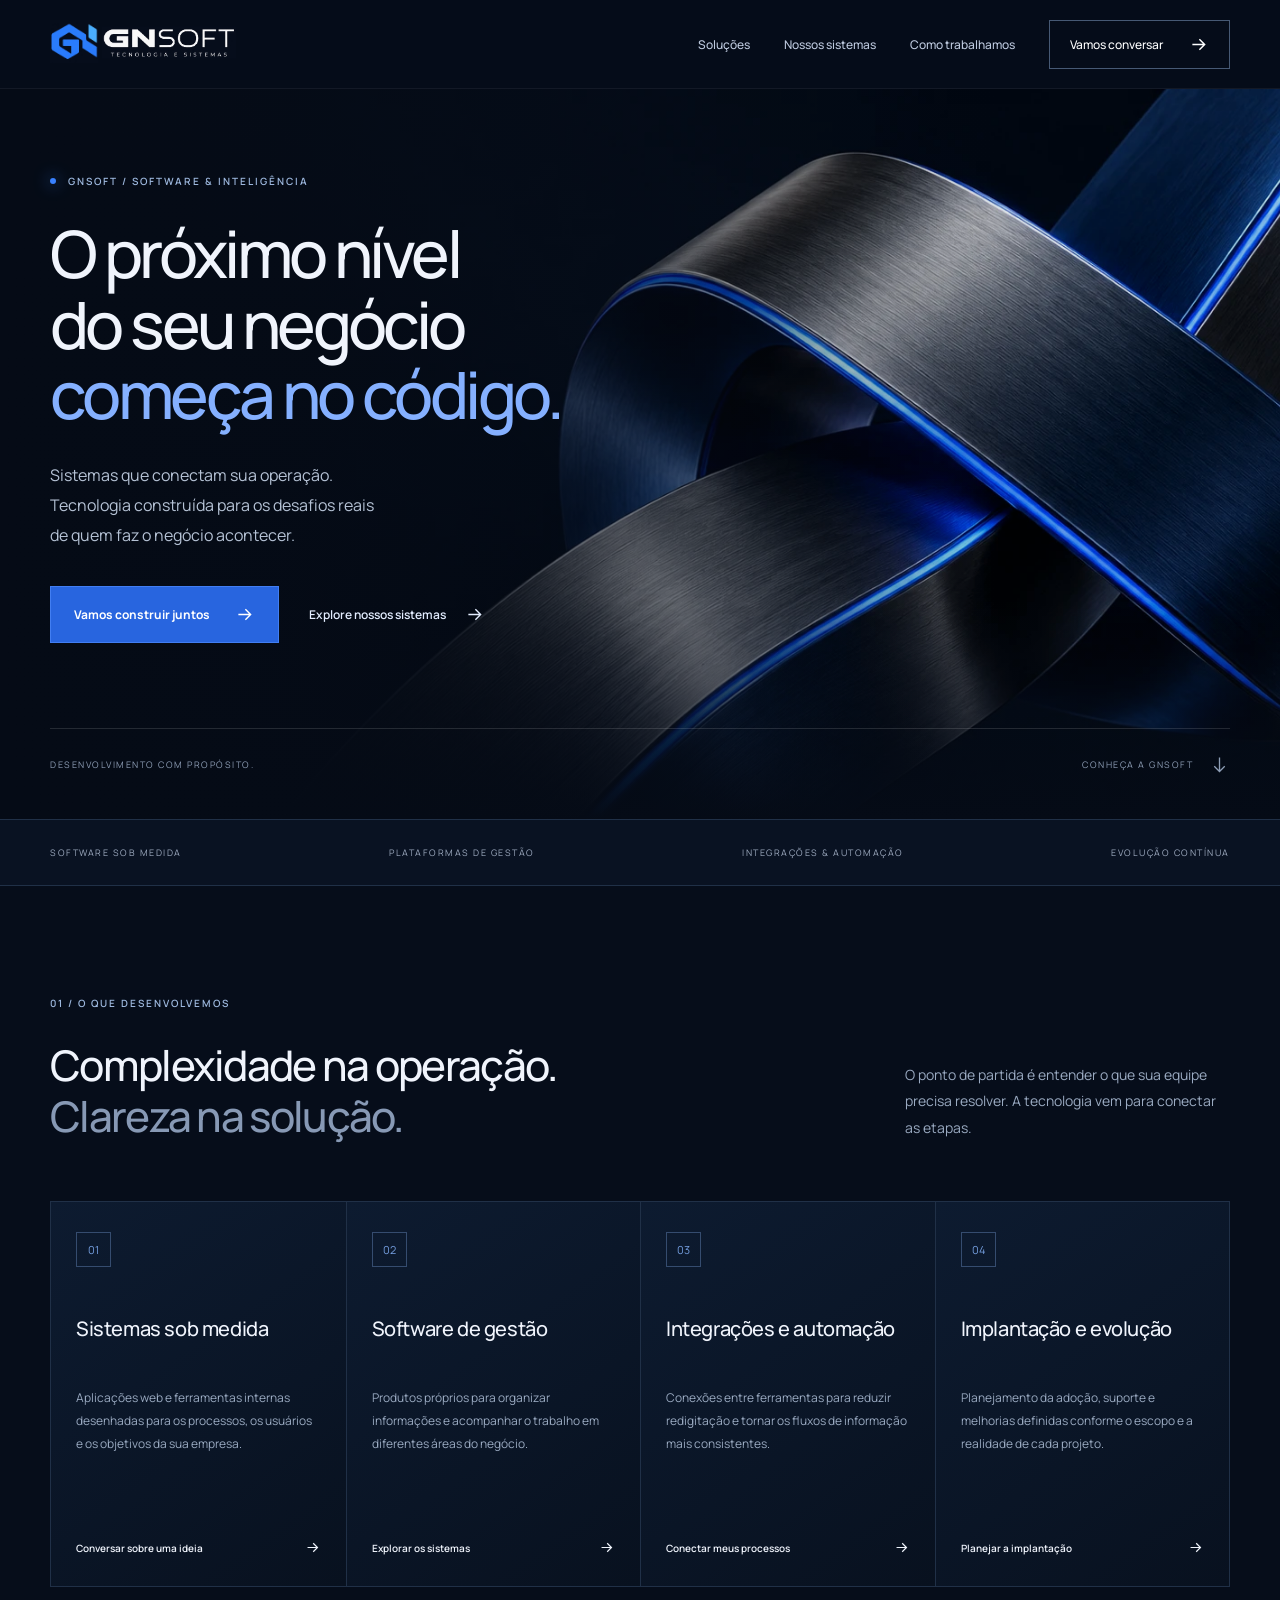
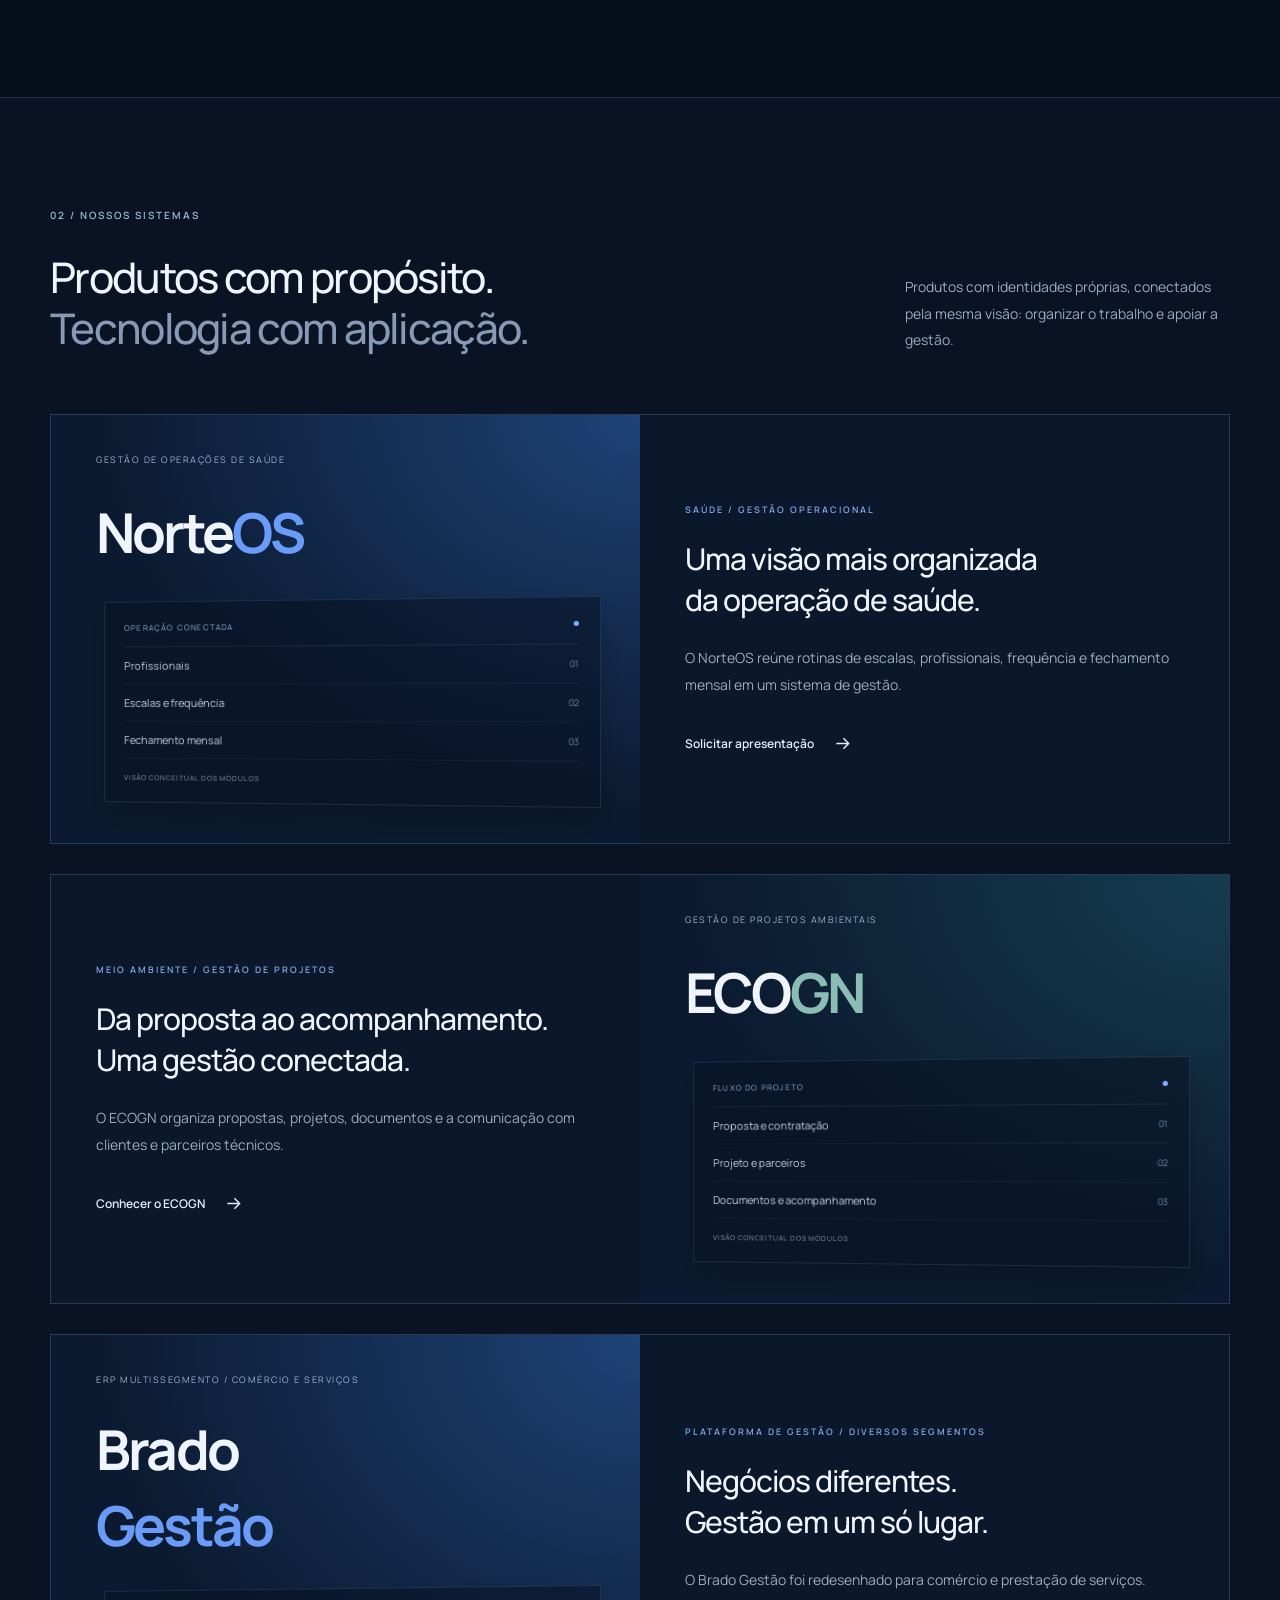
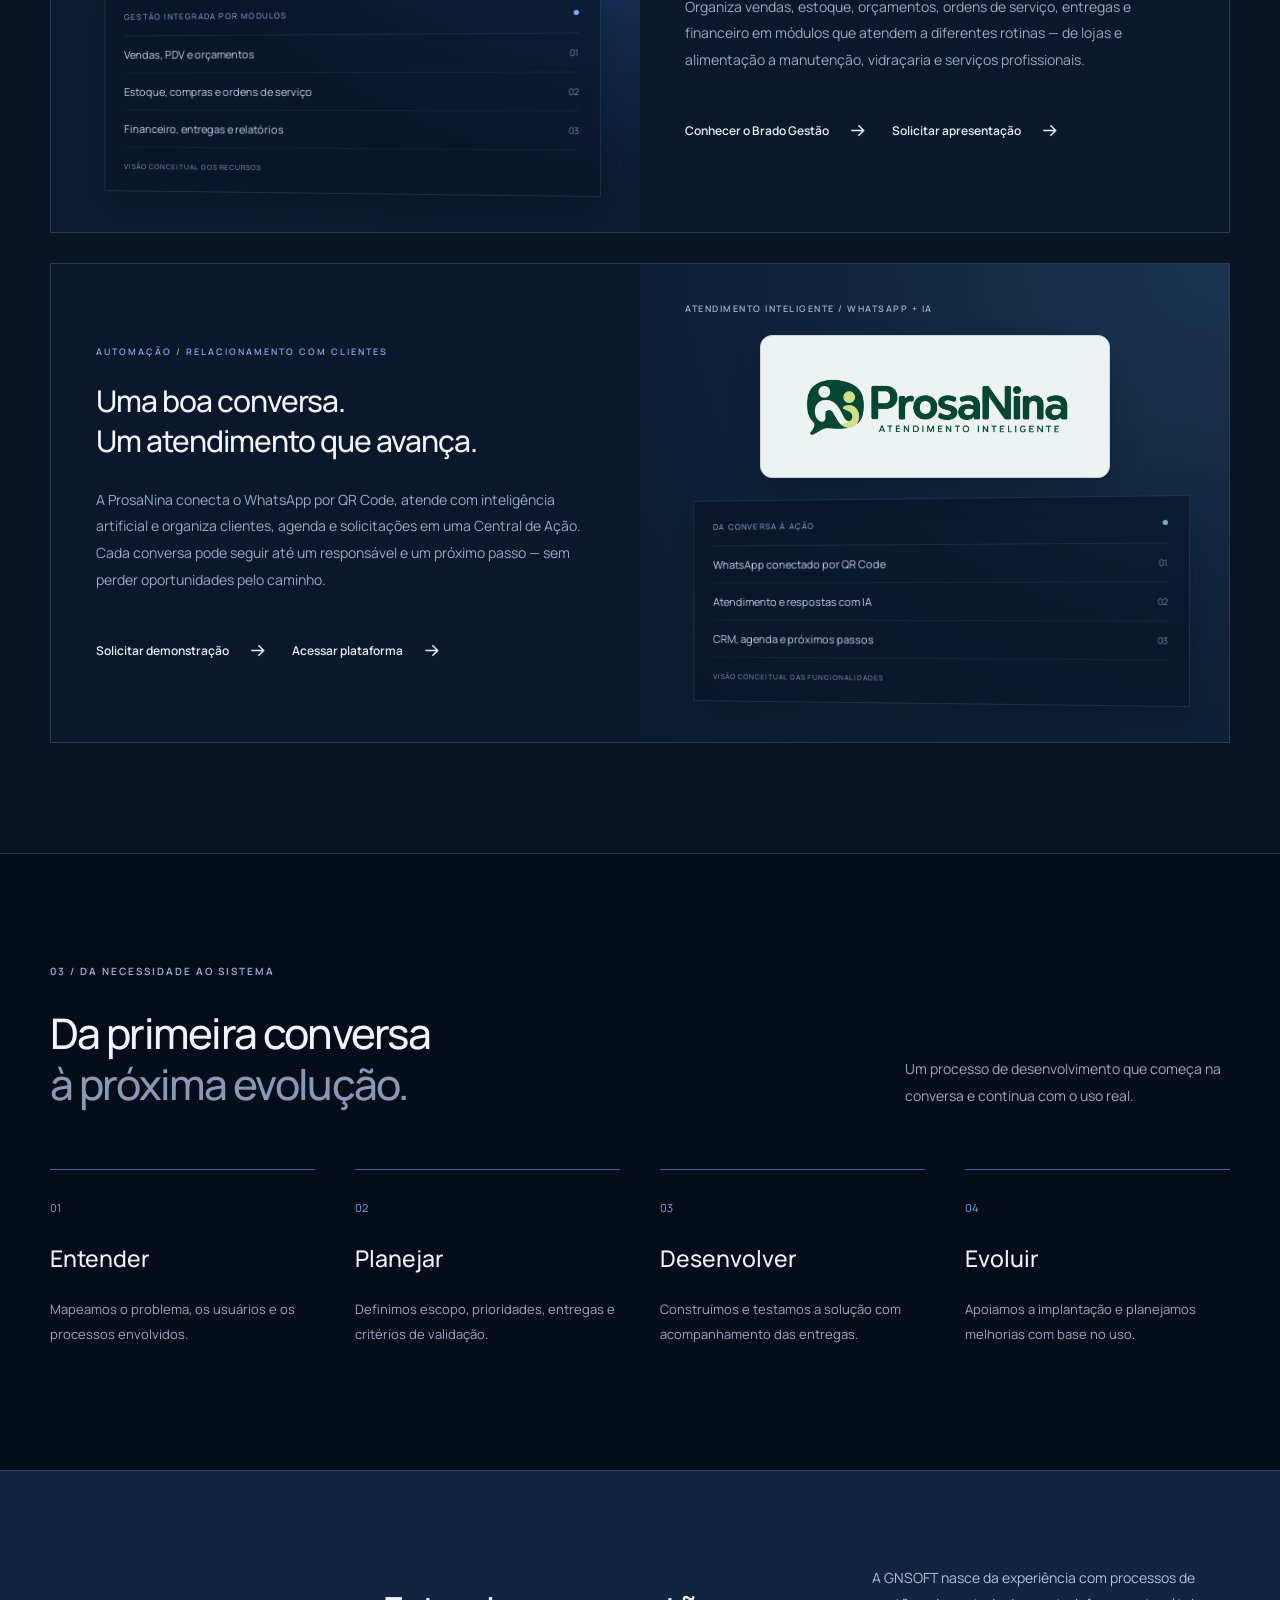
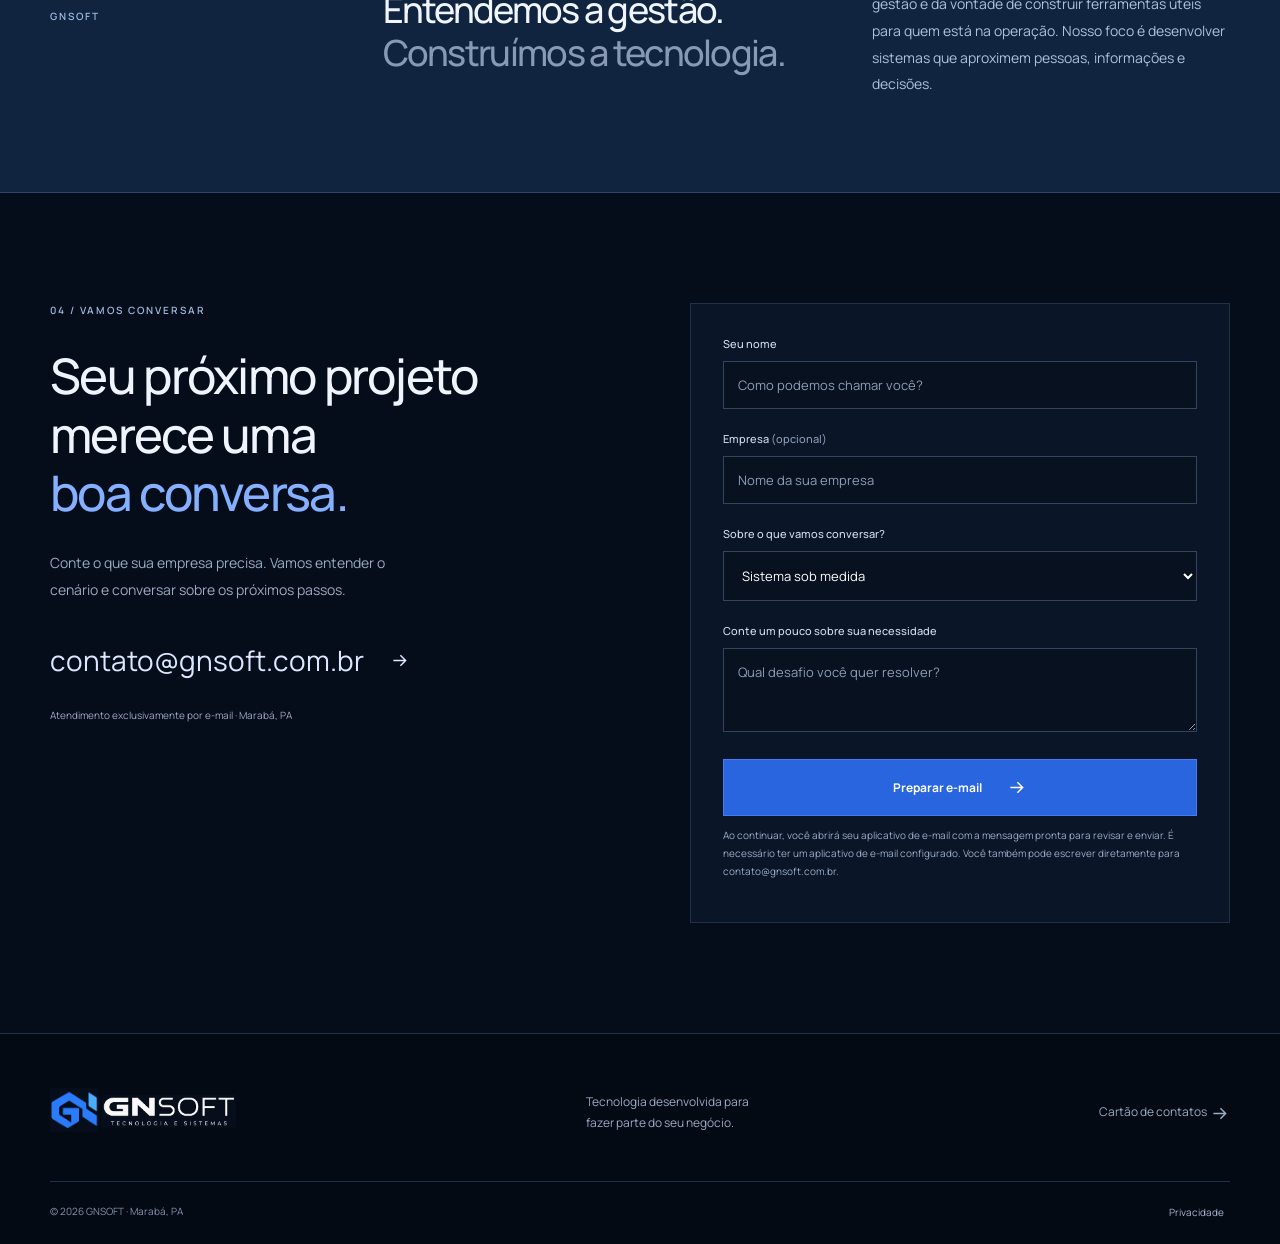
<file: index.html>
<!doctype html><html lang="pt-BR"><head><meta charset="utf-8"><meta name="viewport" content="width=device-width, initial-scale=1"><meta name="theme-color" content="#0b1930"><title>GNSOFT | Sistemas para conectar sua operação</title><meta name="description" content="GNSOFT: tecnologia para empresas. Conheça Brado Gestão, ProsaNina, NorteOS e ECOGN, com sistemas de gestão, automação e inteligência artificial."><link rel="canonical" href="https://gnsoft.com.br/"><meta property="og:title" content="GNSOFT — Sistemas para conectar sua operação"><meta property="og:description" content="Software de gestão, desenvolvimento sob medida e integrações. Da necessidade ao sistema."><meta property="og:type" content="website"><meta property="og:locale" content="pt_BR"><meta property="og:url" content="https://gnsoft.com.br/"><link rel="icon" href="/gnsoft-icon-approved.svg?v=1" type="image/svg+xml"><link rel="stylesheet" href="/styles.css?v=gnsoft-portfolio2"><script defer src="/app.js?v=gnsoft-email1"></script><meta property="og:image" content="https://gnsoft.com.br/gnsoft-architecture.webp"></head><body><a class="skip" href="#conteudo">Pular para conteúdo</a><header><div class="wrap nav"><a class="brand" href="/" aria-label="GNSOFT, início"><img src="/gnsoft-logo-approved.svg?v=1" alt="GNSOFT" width="195" height="66"></a><button class="menu" aria-label="Abrir menu" aria-controls="navigation" aria-expanded="false">Menu <span>☰</span></button><nav id="navigation" aria-label="Menu principal"><a href="/#solucoes">Soluções</a><a href="/#sistemas">Nossos sistemas</a><a href="/#metodo">Como trabalhamos</a><a class="nav-cta" href="/#contato">Vamos conversar <svg viewBox="0 0 24 24" fill="none" stroke="currentColor" stroke-width="1.7" aria-hidden="true"><path d="M5 12h14m-6-6 6 6-6 6"/></svg></a></nav></div></header><main id="conteudo"><section class="hero"><img class="hero-art" src="/gnsoft-architecture.webp" alt="" fetchpriority="high"><div class="hero-overlay"></div><div class="wrap hero-content"><p class="eyebrow"><i></i> GNSOFT / SOFTWARE & INTELIGÊNCIA</p><h1>O próximo nível<br>do seu negócio<br><em>começa no código.</em></h1><p class="lead">Sistemas que conectam sua operação.<br>Tecnologia construída para os desafios reais<br class="desktop-break"> de quem faz o negócio acontecer.</p><div class="actions"><a class="button primary" href="#contato">Vamos construir juntos <svg viewBox="0 0 24 24" fill="none" stroke="currentColor" stroke-width="1.6" aria-hidden="true"><path d="M5 12h14m-6-6 6 6-6 6"/></svg></a><a class="text-link" href="#sistemas">Explore nossos sistemas <svg viewBox="0 0 24 24" fill="none" stroke="currentColor" stroke-width="1.6" aria-hidden="true"><path d="M5 12h14m-6-6 6 6-6 6"/></svg></a></div></div><div class="wrap hero-bottom"><span>DESENVOLVIMENTO COM PROPÓSITO.</span><a href="#solucoes">CONHEÇA A GNSOFT <svg viewBox="0 0 24 24" fill="none" stroke="currentColor" stroke-width="1.5" aria-hidden="true"><path d="M12 4v16m-6-6 6 6 6-6"/></svg></a></div></section><div class="principles"><div class="wrap"><span>SOFTWARE SOB MEDIDA</span><span>PLATAFORMAS DE GESTÃO</span><span>INTEGRAÇÕES & AUTOMAÇÃO</span><span>EVOLUÇÃO CONTÍNUA</span></div></div><section id="solucoes" class="section wrap"><div class="section-heading"><div><p class="eyebrow">01 / O QUE DESENVOLVEMOS</p><h2>Complexidade na operação.<br><span class="muted-title">Clareza na solução.</span></h2></div><p>O ponto de partida é entender o que sua equipe precisa resolver. A tecnologia vem para conectar as etapas.</p></div><div class="services"><article><span class="service-number">01</span><h3>Sistemas sob medida</h3><p>Aplicações web e ferramentas internas desenhadas para os processos, os usuários e os objetivos da sua empresa.</p><a href="#contato" data-interest="Sistema sob medida">Conversar sobre uma ideia <svg viewBox="0 0 24 24" fill="none" stroke="currentColor" stroke-width="1.7" aria-hidden="true"><path d="M5 12h14m-6-6 6 6-6 6"/></svg></a></article><article><span class="service-number">02</span><h3>Software de gestão</h3><p>Produtos próprios para organizar informações e acompanhar o trabalho em diferentes áreas do negócio.</p><a href="#sistemas">Explorar os sistemas <svg viewBox="0 0 24 24" fill="none" stroke="currentColor" stroke-width="1.7" aria-hidden="true"><path d="M5 12h14m-6-6 6 6-6 6"/></svg></a></article><article><span class="service-number">03</span><h3>Integrações e automação</h3><p>Conexões entre ferramentas para reduzir redigitação e tornar os fluxos de informação mais consistentes.</p><a href="#contato" data-interest="Integrações e automação">Conectar meus processos <svg viewBox="0 0 24 24" fill="none" stroke="currentColor" stroke-width="1.7" aria-hidden="true"><path d="M5 12h14m-6-6 6 6-6 6"/></svg></a></article><article><span class="service-number">04</span><h3>Implantação e evolução</h3><p>Planejamento da adoção, suporte e melhorias definidas conforme o escopo e a realidade de cada projeto.</p><a href="#contato" data-interest="Implantação e suporte">Planejar a implantação <svg viewBox="0 0 24 24" fill="none" stroke="currentColor" stroke-width="1.7" aria-hidden="true"><path d="M5 12h14m-6-6 6 6-6 6"/></svg></a></article></div></section>
<section class="products" id="sistemas"><div class="wrap section"><div class="section-heading"><div><p class="eyebrow">02 / NOSSOS SISTEMAS</p><h2>Produtos com propósito.<br><span class="muted-title">Tecnologia com aplicação.</span></h2></div><p>Produtos com identidades próprias, conectados pela mesma visão: organizar o trabalho e apoiar a gestão.</p></div><article class="product"><div class="product-art north"><div class="product-top">GESTÃO DE OPERAÇÕES DE SAÚDE</div><strong>Norte<span>OS</span></strong><div class="product-preview"><div class="preview-header"><span>OPERAÇÃO CONECTADA</span><span class="preview-dot"></span></div><div class="flow-line"><span>Profissionais</span><b>01</b></div><div class="flow-line"><span>Escalas e frequência</span><b>02</b></div><div class="flow-line"><span>Fechamento mensal</span><b>03</b></div><small>VISÃO CONCEITUAL DOS MÓDULOS</small></div></div><div class="product-copy"><p class="eyebrow">SAÚDE / GESTÃO OPERACIONAL</p><h3>Uma visão mais organizada<br>da operação de saúde.</h3><p>O NorteOS reúne rotinas de escalas, profissionais, frequência e fechamento mensal em um sistema de gestão.</p><a class="text-link" href="#contato" data-interest="NorteOS">Solicitar apresentação <svg viewBox="0 0 24 24" fill="none" stroke="currentColor" stroke-width="1.7" aria-hidden="true"><path d="M5 12h14m-6-6 6 6-6 6"/></svg></a></div></article><article class="product reverse"><div class="product-art eco"><div class="product-top">GESTÃO DE PROJETOS AMBIENTAIS</div><strong>ECO<span>GN</span></strong><div class="product-preview"><div class="preview-header"><span>FLUXO DO PROJETO</span><span class="preview-dot"></span></div><div class="flow-line"><span>Proposta e contratação</span><b>01</b></div><div class="flow-line"><span>Projeto e parceiros</span><b>02</b></div><div class="flow-line"><span>Documentos e acompanhamento</span><b>03</b></div><small>VISÃO CONCEITUAL DOS MÓDULOS</small></div></div><div class="product-copy"><p class="eyebrow">MEIO AMBIENTE / GESTÃO DE PROJETOS</p><h3>Da proposta ao acompanhamento.<br>Uma gestão conectada.</h3><p>O ECOGN organiza propostas, projetos, documentos e a comunicação com clientes e parceiros técnicos.</p><a class="text-link" href="https://ecogn.com.br" target="_blank" rel="noopener noreferrer">Conhecer o ECOGN <svg viewBox="0 0 24 24" fill="none" stroke="currentColor" stroke-width="1.7" aria-hidden="true"><path d="M5 12h14m-6-6 6 6-6 6"/></svg></a></div></article><article class="product" id="brado-sistemas"><div class="product-art north"><div class="product-top">ERP MULTISSEGMENTO / COMÉRCIO E SERVIÇOS</div><strong>Brado<br><span>Gestão</span></strong><div class="product-preview"><div class="preview-header"><span>GESTÃO INTEGRADA POR MÓDULOS</span><span class="preview-dot"></span></div><div class="flow-line"><span>Vendas, PDV e orçamentos</span><b>01</b></div><div class="flow-line"><span>Estoque, compras e ordens de serviço</span><b>02</b></div><div class="flow-line"><span>Financeiro, entregas e relatórios</span><b>03</b></div><small>VISÃO CONCEITUAL DOS RECURSOS</small></div></div><div class="product-copy"><p class="eyebrow">PLATAFORMA DE GESTÃO / DIVERSOS SEGMENTOS</p><h3>Negócios diferentes.<br>Gestão em um só lugar.</h3><p>O Brado Gestão foi redesenhado para comércio e prestação de serviços. Organiza vendas, estoque, orçamentos, ordens de serviço, entregas e financeiro em módulos que atendem a diferentes rotinas — de lojas e alimentação a manutenção, vidraçaria e serviços profissionais.</p><div class="product-links"><a class="text-link" href="https://www.bradosistemas.com.br/conheca" target="_blank" rel="noopener noreferrer">Conhecer o Brado Gestão <svg viewBox="0 0 24 24" fill="none" stroke="currentColor" stroke-width="1.7" aria-hidden="true"><path d="M5 12h14m-6-6 6 6-6 6"/></svg></a><a class="text-link" href="#contato" data-interest="Brado Gestão">Solicitar apresentação <svg viewBox="0 0 24 24" fill="none" stroke="currentColor" stroke-width="1.7" aria-hidden="true"><path d="M5 12h14m-6-6 6 6-6 6"/></svg></a></div></div></article><article class="product reverse" id="prosanina"><div class="product-art nina"><div class="product-top">ATENDIMENTO INTELIGENTE / WHATSAPP + IA</div><div class="nina-brand"><img src="/prosanina-logo.png" alt="ProsaNina — Atendimento Inteligente" width="526" height="188" loading="lazy"></div><div class="product-preview"><div class="preview-header"><span>DA CONVERSA À AÇÃO</span><span class="preview-dot"></span></div><div class="flow-line"><span>WhatsApp conectado por QR Code</span><b>01</b></div><div class="flow-line"><span>Atendimento e respostas com IA</span><b>02</b></div><div class="flow-line"><span>CRM, agenda e próximos passos</span><b>03</b></div><small>VISÃO CONCEITUAL DAS FUNCIONALIDADES</small></div></div><div class="product-copy"><p class="eyebrow">AUTOMAÇÃO / RELACIONAMENTO COM CLIENTES</p><h3>Uma boa conversa.<br>Um atendimento que avança.</h3><p>A ProsaNina conecta o WhatsApp por QR Code, atende com inteligência artificial e organiza clientes, agenda e solicitações em uma Central de Ação. Cada conversa pode seguir até um responsável e um próximo passo — sem perder oportunidades pelo caminho.</p><div class="product-links"><a class="text-link" href="#contato" data-interest="ProsaNina">Solicitar demonstração <svg viewBox="0 0 24 24" fill="none" stroke="currentColor" stroke-width="1.7" aria-hidden="true"><path d="M5 12h14m-6-6 6 6-6 6"/></svg></a><a class="text-link" href="https://web-production-7ddef9.up.railway.app/" target="_blank" rel="noopener noreferrer">Acessar plataforma <svg viewBox="0 0 24 24" fill="none" stroke="currentColor" stroke-width="1.7" aria-hidden="true"><path d="M5 12h14m-6-6 6 6-6 6"/></svg></a></div></div></article></div></section>
<section class="section wrap" id="metodo"><div class="section-heading"><div><p class="eyebrow">03 / DA NECESSIDADE AO SISTEMA</p><h2>Da primeira conversa<br><span class="muted-title">à próxima evolução.</span></h2></div><p>Um processo de desenvolvimento que começa na conversa e continua com o uso real.</p></div><ol class="steps"><li><span>01</span><h3>Entender</h3><p>Mapeamos o problema, os usuários e os processos envolvidos.</p></li><li><span>02</span><h3>Planejar</h3><p>Definimos escopo, prioridades, entregas e critérios de validação.</p></li><li><span>03</span><h3>Desenvolver</h3><p>Construímos e testamos a solução com acompanhamento das entregas.</p></li><li><span>04</span><h3>Evoluir</h3><p>Apoiamos a implantação e planejamos melhorias com base no uso.</p></li></ol></section>
<section class="about"><div class="wrap about-grid"><p class="eyebrow">GNSOFT</p><div><h2>Entendemos a gestão.<br><span class="muted-title">Construímos a tecnologia.</span></h2><p>A GNSOFT nasce da experiência com processos de gestão e da vontade de construir ferramentas úteis para quem está na operação. Nosso foco é desenvolver sistemas que aproximem pessoas, informações e decisões.</p></div></div></section>
<section class="section wrap contact" id="contato"><div><p class="eyebrow">04 / VAMOS CONVERSAR</p><h2>Seu próximo projeto<br>merece uma<br><span>boa conversa.</span></h2><p>Conte o que sua empresa precisa. Vamos entender o cenário e conversar sobre os próximos passos.</p><a class="phone" style="font-size:clamp(18px,3vw,28px);overflow-wrap:anywhere" href="mailto:contato@gnsoft.com.br">contato@gnsoft.com.br <svg viewBox="0 0 24 24" fill="none" stroke="currentColor" stroke-width="1.7" aria-hidden="true"><path d="M5 12h14m-6-6 6 6-6 6"/></svg></a><p class="small">Atendimento exclusivamente por e-mail · Marabá, PA</p></div><form id="project-form"><label for="name">Seu nome</label><input id="name" name="name" autocomplete="name" placeholder="Como podemos chamar você?" required maxlength="80"><label for="company">Empresa <span>(opcional)</span></label><input id="company" name="company" autocomplete="organization" placeholder="Nome da sua empresa" maxlength="120"><label for="interest">Sobre o que vamos conversar?</label><select id="interest" name="interest"><option>Sistema sob medida</option><option>NorteOS</option><option>ECOGN</option><option>Brado Gestão</option><option>ProsaNina</option><option>Integrações e automação</option><option>Implantação e suporte</option><option>Outro projeto</option></select><label for="message">Conte um pouco sobre sua necessidade</label><textarea id="message" name="message" rows="3" placeholder="Qual desafio você quer resolver?" required maxlength="1500"></textarea><button class="button primary" type="submit">Preparar e-mail <svg viewBox="0 0 24 24" fill="none" stroke="currentColor" stroke-width="1.7" aria-hidden="true"><path d="M5 12h14m-6-6 6 6-6 6"/></svg></button><p class="small">Ao continuar, você abrirá seu aplicativo de e-mail com a mensagem pronta para revisar e enviar. É necessário ter um aplicativo de e-mail configurado. Você também pode escrever diretamente para contato@gnsoft.com.br.</p></form></section></main><footer><div class="wrap footer-top"><a class="brand" href="/" aria-label="GNSOFT, início"><img src="/gnsoft-logo-approved.svg?v=1" alt="GNSOFT" width="195" height="66"></a><p>Tecnologia desenvolvida para<br>fazer parte do seu negócio.</p><a href="/contatos/">Cartão de contatos <svg viewBox="0 0 24 24" fill="none" stroke="currentColor" stroke-width="1.7" aria-hidden="true"><path d="M5 12h14m-6-6 6 6-6 6"/></svg></a></div><div class="wrap footer-base"><span>© 2026 GNSOFT · Marabá, PA</span><button data-privacy>Privacidade</button></div></footer><dialog id="privacy"><button class="close" aria-label="Fechar">×</button><p class="eyebrow">TRANSPARÊNCIA</p><h2>Privacidade</h2><p>Este site não utiliza ferramentas de publicidade ou análise de visitantes. As informações digitadas no formulário permanecem no navegador até você optar por abrir seu aplicativo de e-mail; não há envio para um banco de dados deste site.</p><p>Ao utilizar seu serviço de e-mail ou acessar sites externos, aplicam-se as políticas desses serviços. O GitHub Pages, responsável pela hospedagem, pode registrar informações técnicas de acesso. Evite enviar senhas ou dados sensíveis no primeiro contato.</p><a href="https://docs.github.com/pt/site-policy/privacy-policies/github-general-privacy-statement" target="_blank" rel="noopener noreferrer">Política de privacidade do GitHub</a></dialog></body></html>
</file>
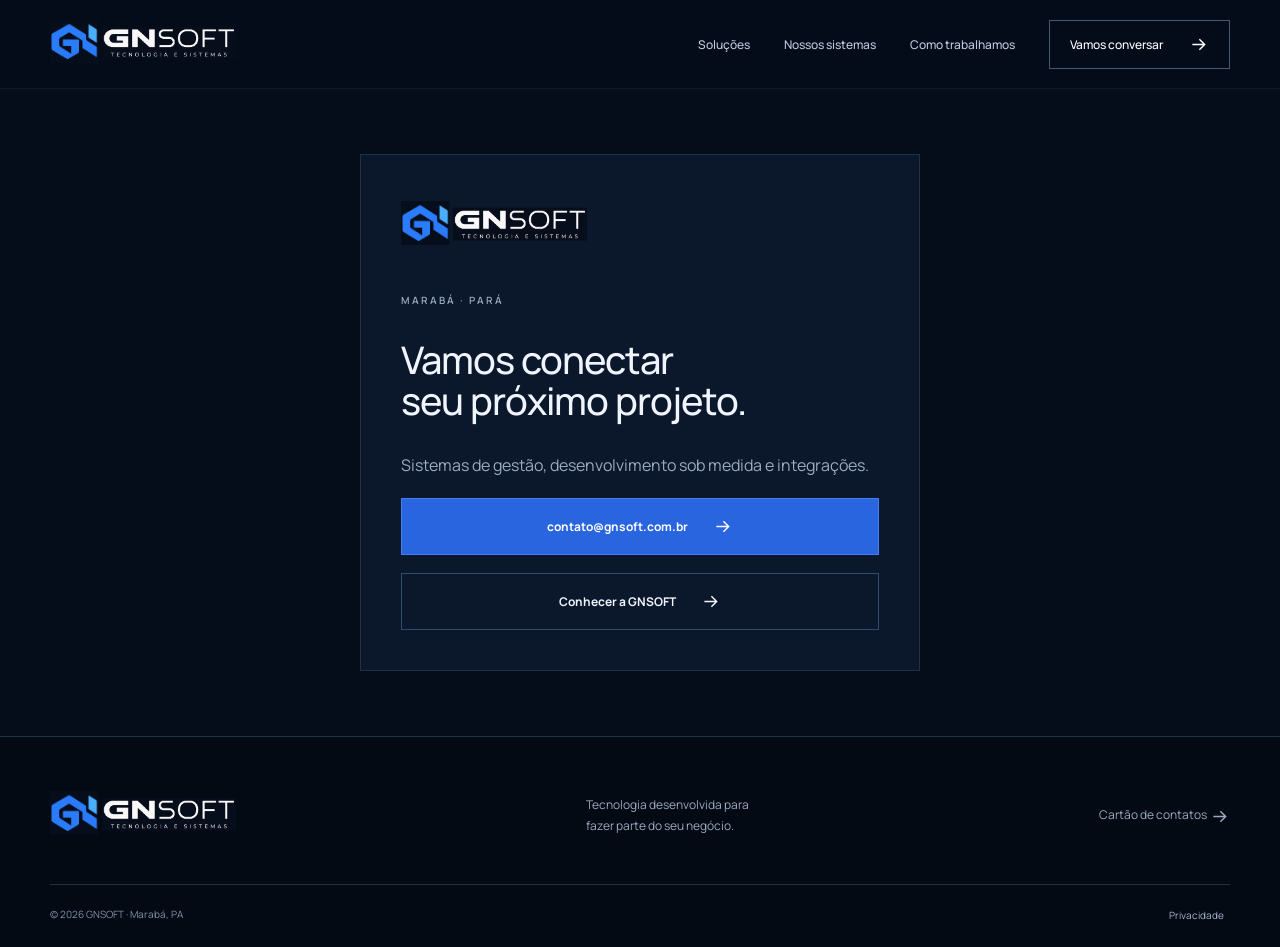
<file: contatos/index.html>
<!doctype html><html lang="pt-BR"><head><meta charset="utf-8"><meta name="viewport" content="width=device-width, initial-scale=1"><meta name="theme-color" content="#0b1930"><title>GNSOFT | Sistemas para conectar sua operação</title><meta name="description" content="Desenvolvimento de sistemas, softwares de gestão e integrações. Conheça a GNSOFT, em Marabá, e converse sobre o seu projeto."><link rel="canonical" href="https://gnsoft.com.br/contatos/"><meta property="og:title" content="GNSOFT — Sistemas para conectar sua operação"><meta property="og:description" content="Software de gestão, desenvolvimento sob medida e integrações. Da necessidade ao sistema."><meta property="og:type" content="website"><meta property="og:locale" content="pt_BR"><meta property="og:url" content="https://gnsoft.com.br/"><link rel="icon" href="/gnsoft-icon-approved.svg?v=1" type="image/svg+xml"><link rel="stylesheet" href="/styles.css?v=gnsoft-premium3"><script defer src="/app.js?v=gnsoft-email1"></script></head><body><a class="skip" href="#conteudo">Pular para conteúdo</a><header><div class="wrap nav"><a class="brand" href="/" aria-label="GNSOFT, início"><img src="/gnsoft-logo-approved.svg?v=1" alt="GNSOFT" width="195" height="66"></a><button class="menu" aria-label="Abrir menu" aria-controls="navigation" aria-expanded="false">Menu <span>☰</span></button><nav id="navigation" aria-label="Menu principal"><a href="/#solucoes">Soluções</a><a href="/#sistemas">Nossos sistemas</a><a href="/#metodo">Como trabalhamos</a><a class="nav-cta" href="/#contato">Vamos conversar <svg viewBox="0 0 24 24" fill="none" stroke="currentColor" stroke-width="1.7" aria-hidden="true"><path d="M5 12h14m-6-6 6 6-6 6"/></svg></a></nav></div></header><main id="conteudo" class="contact-card"><a class="brand" href="/" aria-label="GNSOFT, início"><img src="/gnsoft-logo-approved.svg?v=1" alt="GNSOFT" width="195" height="66"></a><p class="eyebrow">MARABÁ · PARÁ</p><h1>Vamos conectar<br>seu próximo projeto.</h1><p>Sistemas de gestão, desenvolvimento sob medida e integrações.</p><a class="button primary" href="mailto:contato@gnsoft.com.br">contato@gnsoft.com.br <svg viewBox="0 0 24 24" fill="none" stroke="currentColor" stroke-width="1.7" aria-hidden="true"><path d="M5 12h14m-6-6 6 6-6 6"/></svg></a><a class="button" href="/">Conhecer a GNSOFT <svg viewBox="0 0 24 24" fill="none" stroke="currentColor" stroke-width="1.7" aria-hidden="true"><path d="M5 12h14m-6-6 6 6-6 6"/></svg></a></main><footer><div class="wrap footer-top"><a class="brand" href="/" aria-label="GNSOFT, início"><img src="/gnsoft-logo-approved.svg?v=1" alt="GNSOFT" width="195" height="66"></a><p>Tecnologia desenvolvida para<br>fazer parte do seu negócio.</p><a href="/contatos/">Cartão de contatos <svg viewBox="0 0 24 24" fill="none" stroke="currentColor" stroke-width="1.7" aria-hidden="true"><path d="M5 12h14m-6-6 6 6-6 6"/></svg></a></div><div class="wrap footer-base"><span>© 2026 GNSOFT · Marabá, PA</span><button data-privacy>Privacidade</button></div></footer><dialog id="privacy"><button class="close" aria-label="Fechar">×</button><p class="eyebrow">TRANSPARÊNCIA</p><h2>Privacidade</h2><p>Este site não utiliza ferramentas de publicidade ou análise de visitantes. As informações digitadas no formulário permanecem no navegador até você optar por abrir seu aplicativo de e-mail; não há envio para um banco de dados deste site.</p><p>Ao utilizar seu serviço de e-mail ou acessar sites externos, aplicam-se as políticas desses serviços. O GitHub Pages, responsável pela hospedagem, pode registrar informações técnicas de acesso. Evite enviar senhas ou dados sensíveis no primeiro contato.</p><a href="https://docs.github.com/pt/site-policy/privacy-policies/github-general-privacy-statement" target="_blank" rel="noopener noreferrer">Política de privacidade do GitHub</a></dialog></body></html>
</file>
<file: styles.css>
@import url('https://fonts.googleapis.com/css2?family=Manrope:wght@400;500;600;700;800&display=swap');
:root{color-scheme:dark;--navy:#060d1a;--panel:#0b172a;--blue:#3981ff;--muted:#9aaac1;--line:#203047;--white:#f0f4fc}*{box-sizing:border-box}html{scroll-behavior:smooth;scroll-padding-top:90px}body{margin:0;background:var(--navy);color:var(--white);font-family:Manrope,Arial,sans-serif;-webkit-font-smoothing:antialiased}a{color:inherit;text-decoration:none}button,input,select,textarea{font:inherit}button{cursor:pointer}a,button,input,select,textarea{-webkit-tap-highlight-color:transparent}a:focus-visible,button:focus-visible,input:focus-visible,select:focus-visible,textarea:focus-visible{outline:2px solid #76a9ff;outline-offset:5px}svg{width:21px;height:21px;flex-shrink:0;vertical-align:middle}.wrap{width:min(1280px,calc(100% - 100px));margin:auto}.skip{position:absolute;top:-70px;left:20px;background:#173f7a;padding:15px;z-index:100}.skip:focus{top:10px}header{position:sticky;top:0;z-index:30;background:#060d1aee;backdrop-filter:blur(20px);border-bottom:1px solid #ffffff0e}.nav{height:88px;display:flex;align-items:center;justify-content:space-between;gap:30px}.brand{display:block;width:186px;flex-shrink:0}.brand img{width:100%;height:56px;object-fit:contain}nav{display:flex;align-items:center;gap:34px;font-size:12px;font-weight:500;color:#becadf}nav>a:hover{color:white}.nav-cta{display:flex;align-items:center;gap:25px;border:1px solid #465974;padding:13px 20px;color:white}.menu{display:none}.hero{position:relative;min-height:730px;overflow:hidden;background:#050b16}.hero-art{position:absolute;inset:0;width:100%;height:100%;object-fit:cover;object-position:center;opacity:.9}.hero-overlay{position:absolute;inset:0;background:linear-gradient(90deg,#050b16 0%,#050b16ed 23%,#050b1677 53%,#050b1600 78%),linear-gradient(0deg,#050b16 0%,transparent 30%)}.hero-content{position:relative;padding-top:85px;padding-bottom:85px}.eyebrow{font-size:10px;letter-spacing:2px;font-weight:600;color:#9db8de;display:flex;align-items:center;gap:12px;margin:0 0 30px}.eyebrow i{display:block;width:6px;height:6px;background:var(--blue);box-shadow:0 0 16px #3981ff;border-radius:50%}h1{font-size:clamp(45px,5.1vw,76px);font-weight:500;line-height:1.08;letter-spacing:-3.6px;margin:0 0 30px;max-width:780px}h1 em{font-style:normal;color:#85b0ff}.lead{font-size:16px;line-height:1.9;color:#b5c2d5}.actions{display:flex;align-items:center;flex-wrap:wrap;gap:30px;margin-top:35px}.button{display:inline-flex;align-items:center;justify-content:center;gap:24px;border:1px solid #34496b;padding:17px 23px;font-size:12px;font-weight:700;transition:background .2s,transform .2s}.primary{background:#2865df;color:white;border-color:#427ef2}.primary:hover{background:#3877ed;transform:translateY(-2px)}.text-link{font-size:12px;display:inline-flex;align-items:center;gap:18px;color:#e3edff;font-weight:600}.text-link:hover{color:#85b0ff}.hero-bottom{position:relative;display:flex;justify-content:space-between;align-items:center;padding-block:25px;border-top:1px solid #ffffff20;font-size:9px;letter-spacing:1.5px;color:#8e9eb6}.hero-bottom a{display:flex;align-items:center;gap:16px}.principles{border-block:1px solid var(--line);background:#091222}.principles .wrap{display:flex;justify-content:space-between;gap:24px;padding-block:26px;color:#9eabc0;font-size:9px;letter-spacing:1.5px}.section{padding-block:110px}.section-heading{display:flex;justify-content:space-between;align-items:flex-end;gap:60px;margin-bottom:60px}h2{font-size:clamp(30px,3.3vw,47px);line-height:1.2;letter-spacing:-1.7px;font-weight:500;margin:0}.muted-title{color:#8799b5}.section-heading>p{max-width:325px;color:var(--muted);font-size:14px;line-height:1.9;margin:0}.services{display:grid;grid-template-columns:repeat(4,1fr);gap:0;border:1px solid var(--line)}.services article{padding:30px 25px 28px;background:linear-gradient(145deg,#0d1b30,#08111f);position:relative;transition:background .2s}.services article:hover{background:#102039}.services article+article{border-left:1px solid var(--line)}.service-number{font-size:11px;color:#749edf;border:1px solid #354c6f;display:inline-flex;width:35px;height:35px;align-items:center;justify-content:center}.services h3{font-size:20px;font-weight:500;letter-spacing:-.4px;margin-top:48px;min-height:52px}.services p{font-size:12px;line-height:1.9;color:var(--muted);min-height:120px;margin-bottom:30px}.services a{display:flex;align-items:center;justify-content:space-between;gap:10px;font-size:10px;font-weight:600}.services a svg{width:17px}.products{background:#091323;border-block:1px solid var(--line)}.product{display:grid;grid-template-columns:1fr 1fr;margin-top:30px;border:1px solid #293a54;min-height:430px;background:#0b172a}.product-art{padding:38px 45px;background:radial-gradient(ellipse at top right,#1e4277 0%,#0b1a30 65%);position:relative;overflow:hidden;display:flex;flex-direction:column;justify-content:space-between}.product-top{font-size:9px;letter-spacing:1.5px;color:#9fb2cf}.product-art strong{display:block;font-size:55px;letter-spacing:-2.8px;font-weight:700;margin:25px 0}.north strong span{color:#6b9bf8}.eco{background:radial-gradient(ellipse at top right,#163c4f,#0b1a30 65%)}.eco strong span{color:#8cbdb5}.nina{background:radial-gradient(ellipse at top right,#1b3550 0%,#10243c 47%,#0b1a30 100%);color:#c4d2e7}
.nina .product-top{color:#9fb2cf;font-weight:600}
.nina-brand{display:flex;align-items:center;justify-content:center;align-self:center;width:min(100%,350px);padding:18px 22px;margin:20px 0;min-height:112px;border-radius:12px;border:1px solid #cbd6dc;background:#edf2f3;box-shadow:0 15px 32px #0002}
.nina-brand img{display:block;width:min(100%,294px);height:auto;object-fit:contain}
.nina .preview-dot{background:#7ab6b0}
.product-links{display:flex;align-items:center;flex-wrap:wrap;column-gap:24px;row-gap:12px;margin-top:12px}
.product-links .text-link{margin-top:0}
.product-preview{padding:20px;border:1px solid #5a7da63b;background:#06102088;box-shadow:0 16px 30px #0003;transform:perspective(900px) rotateY(-6deg)}.preview-header{display:flex;justify-content:space-between;align-items:center;font-size:8px;letter-spacing:1.2px;color:#94b3dc;padding-bottom:14px;border-bottom:1px solid #ffffff12}.preview-dot{height:5px;width:5px;border-radius:50%;background:#7fafff}.flow-line{display:flex;justify-content:space-between;align-items:center;padding:11px 0;border-bottom:1px solid #ffffff0b;font-size:11px;color:#c4d2e7}.flow-line b{font-size:9px;font-weight:400;color:#6e86a6}.product-preview small{display:block;font-size:7px;letter-spacing:1px;color:#899db9;margin-top:15px}.product-copy{padding:55px 45px;display:flex;flex-direction:column;justify-content:center}.product-copy .eyebrow{font-size:9px;color:#81a8e7;margin-bottom:23px}.product-copy h3{font-size:30px;font-weight:500;letter-spacing:-1px;line-height:1.35;margin:0}.product-copy p:not(.eyebrow){font-size:14px;line-height:1.9;color:var(--muted);margin:25px 0}.product-copy .text-link{margin-top:10px}.reverse .product-art{order:2}.steps{padding:0;list-style:none;display:grid;grid-template-columns:repeat(4,1fr);gap:40px;margin:0}.steps li{border-top:1px solid #406192;padding-top:25px}.steps li>span{font-size:11px;color:#78a5ed}.steps h3{font-size:23px;font-weight:500;margin-top:25px}.steps p{font-size:13px;line-height:1.9;color:var(--muted)}.about{background:#102440;padding:80px 0;border-block:1px solid #2c4568}.about-grid{display:grid;grid-template-columns:1fr 3fr;gap:50px}.about-grid>div{display:grid;grid-template-columns:1.2fr 1fr;align-items:center;gap:60px}.about h2{font-size:36px}.about p:not(.eyebrow){font-size:14px;line-height:1.9;color:#b0c0d7}.contact{display:grid;grid-template-columns:1fr 1fr;gap:100px}.contact h2{font-size:49px}.contact h2 span{color:#85b0ff}.contact>div>p:not(.eyebrow){font-size:14px;line-height:1.9;color:var(--muted);max-width:360px;margin-top:27px}.phone{display:flex;align-items:center;gap:25px;font-size:23px;margin-top:38px;color:#dce8ff}.small{font-size:10px!important;line-height:1.8;color:#99acc7}form{padding:32px;border:1px solid var(--line);background:#0a1527}label{display:block;font-size:11px;font-weight:500;margin-bottom:10px;color:#d1dded}label span{color:#8a9bb4}input,textarea,select{width:100%;border:1px solid #31445f;background:#08111f;border-radius:0;color:white;padding:14px;font-size:13px;margin-bottom:22px}input::placeholder,textarea::placeholder{color:#8d9eb6}textarea{resize:vertical}form .button{width:100%}footer{border-top:1px solid var(--line);background:#040a14;padding:45px 0 24px}.footer-top{display:flex;justify-content:space-between;align-items:center;gap:30px}.footer-top p,.footer-top>a:not(.brand){font-size:12px;line-height:1.8;color:var(--muted)}.footer-base{border-top:1px solid var(--line);padding-top:22px;margin-top:35px;display:flex;justify-content:space-between;color:#8193ac;font-size:10px}.footer-base button{font-size:10px;color:#a6b7ce;border:0;background:transparent}dialog{background:#0b1930;color:var(--white);border:1px solid #39506f;padding:35px;width:calc(100% - 40px);max-width:600px}dialog::backdrop{background:#000b}dialog h2{font-size:30px}dialog p{font-size:14px;line-height:1.8;color:#b6c5db}dialog a{text-decoration:underline;color:#8ab5ff}.close{float:right;font-size:28px;background:none;color:white;border:0}.contact-card{max-width:560px;margin:65px auto;padding:40px;border:1px solid var(--line);background:var(--panel)}.contact-card .brand{margin-bottom:35px}.contact-card h1{font-size:38px;letter-spacing:-1px}.contact-card p{color:var(--muted);line-height:1.8}.contact-card .button{display:flex;margin-top:18px}
@media(min-width:1600px){.hero{min-height:810px}.hero-content{padding-block:110px}}
@media(max-width:1050px){.wrap{width:calc(100% - 56px)}nav{gap:22px}.hero{min-height:690px}h1{font-size:62px}.services{grid-template-columns:1fr 1fr}.services article+article{border-left:0}.services article:nth-child(even){border-left:1px solid var(--line)}.services article:nth-child(n+3){border-top:1px solid var(--line)}.services p{min-height:65px}.services h3{min-height:0;margin-top:25px}.product-copy,.product-art{padding:30px}.product-copy h3{font-size:25px}.about-grid{grid-template-columns:1fr}.about-grid>div{gap:40px}.contact{gap:40px}.contact h2{font-size:41px}.section-heading{gap:30px}.section-heading>p{max-width:270px}}
@media(max-width:760px){.wrap{width:calc(100% - 40px)}.nav{height:76px}.brand{width:162px}.brand img{height:48px}.menu{display:flex;gap:12px;align-items:center;padding:10px;color:#d8e5f8;background:transparent;border:0;font-size:12px}.menu span{font-size:20px}nav{position:absolute;left:0;right:0;top:76px;padding:24px;background:#091426;border-bottom:1px solid var(--line);display:none;flex-direction:column;align-items:stretch;gap:24px}nav.open{display:flex}.hero{min-height:720px}.hero-content{padding-top:50px;padding-bottom:215px}.hero-art{object-position:70% center;opacity:.72}.hero-overlay{background:linear-gradient(180deg,#050b16f5 0%,#050b16de 30%,#050b1670 68%,#050b16 100%)}h1{font-size:44px;letter-spacing:-2.1px;line-height:1.12;margin-bottom:24px}h1 em{font-size:.9em}.eyebrow{font-size:8px;letter-spacing:1.5px;margin-bottom:25px}.lead{font-size:14px;line-height:1.85}.actions{gap:24px;margin-top:28px;align-items:flex-start;flex-direction:column}.button{padding:16px 20px;font-size:11px}.text-link{font-size:11px}.hero-bottom{font-size:7px;gap:20px;padding-block:23px}.hero-bottom a{gap:10px}.hero-bottom svg{width:15px}.principles .wrap{display:grid;grid-template-columns:1fr 1fr;gap:20px;font-size:8px;line-height:1.6;letter-spacing:.8px;padding-block:22px}.section{padding-block:70px}.section-heading{display:block;margin-bottom:35px}h2{font-size:32px;letter-spacing:-1px}.section-heading>p{max-width:100%;font-size:13px;margin-top:24px}.services article{padding:23px 18px}.services h3{font-size:18px;min-height:45px}.services p{font-size:12px;min-height:135px}.services a{font-size:10px;line-height:1.8}.service-number{height:30px;width:30px}.product{grid-template-columns:1fr;margin-top:25px}.product-art{padding:26px;min-height:370px}.product-art strong{font-size:49px}.product-copy{padding:30px 26px}.product-copy h3{font-size:25px}.product-copy p:not(.eyebrow){font-size:13px}.reverse .product-art{order:0}.steps{grid-template-columns:1fr 1fr;gap:30px 25px}.steps h3{font-size:21px}.steps p{font-size:12px}.about{padding:55px 0}.about-grid{gap:10px}.about-grid>div{grid-template-columns:1fr;gap:15px}.about h2{font-size:31px}.about p:not(.eyebrow){font-size:13px}.contact{grid-template-columns:1fr;gap:30px}.contact h2{font-size:37px}.phone{font-size:22px}form{padding:24px}.footer-top{flex-wrap:wrap;align-items:flex-start}.footer-top p{font-size:11px;margin:0}.footer-top>a:not(.brand){width:100%}.footer-base{font-size:9px}.contact-card{margin:30px 20px;padding:25px}}
@media(max-width:380px){h1{font-size:36px;letter-spacing:-1.6px}.services{grid-template-columns:1fr}.services article:nth-child(even){border-left:0}.services article+article{border-top:1px solid var(--line)}.services h3,.services p{min-height:0}.hero-content{padding-bottom:170px}.hero-bottom{font-size:6px}.contact h2{font-size:33px}.product-copy h3{font-size:22px}.phone{font-size:20px}}
@media(prefers-reduced-motion:reduce){html{scroll-behavior:auto}*{transition:none!important}}
</file>
